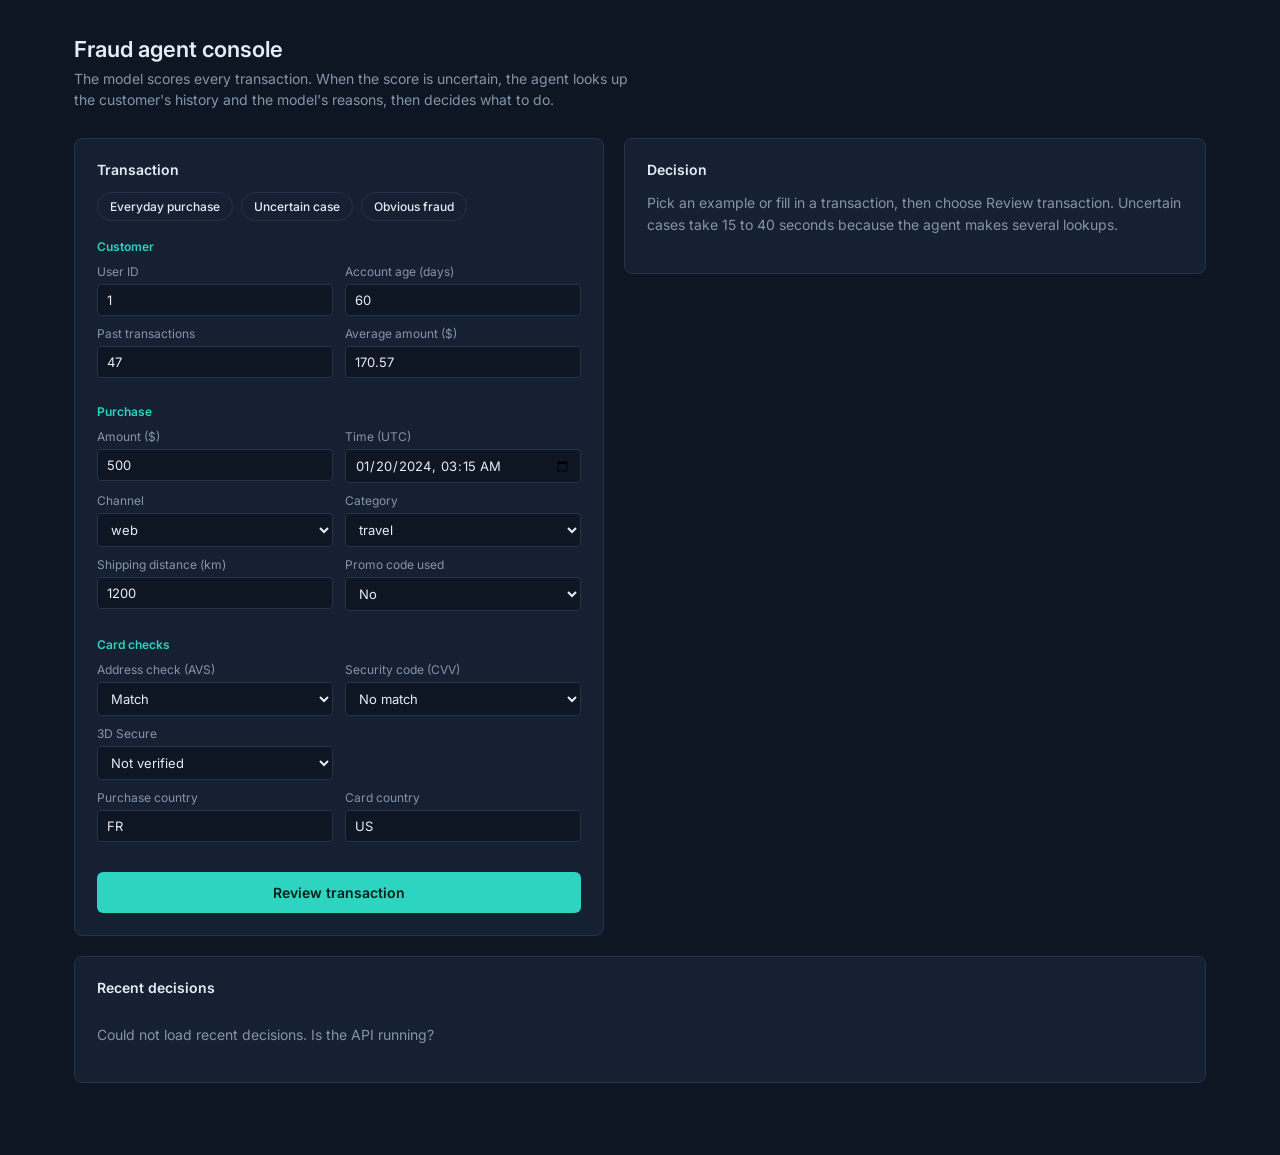
<file: frontend/agent.html>
<!DOCTYPE html>
<html lang="en">

<head>
  <meta charset="UTF-8">
  <meta name="viewport" content="width=device-width, initial-scale=1.0">
  <title>Fraud agent console</title>
  <link rel="preconnect" href="https://fonts.googleapis.com">
  <link
    href="https://fonts.googleapis.com/css2?family=Inter:wght@400;500;600&family=JetBrains+Mono:wght@500;600&display=swap"
    rel="stylesheet">
  <style>
    :root {
      --bg: #0E1624;
      --panel: #152033;
      --raised: #1A2740;
      --line: #24324A;
      --ink: #E6ECF4;
      --muted: #8494AA;
      --teal: #2DD4BF;
      --green: #34D399;
      --amber: #F2A93B;
      --violet: #A78BFA;
      --red: #F0554A;
    }

    * {
      box-sizing: border-box;
    }

    body {
      margin: 0;
      background: var(--bg);
      color: var(--ink);
      font-family: 'Inter', sans-serif;
      -webkit-font-smoothing: antialiased;
    }

    .wrap {
      max-width: 1180px;
      margin: 0 auto;
      padding: 36px 24px 72px;
    }

    header h1 {
      font-size: 22px;
      font-weight: 600;
      margin: 0 0 6px;
    }

    header p {
      margin: 0 0 28px;
      color: var(--muted);
      font-size: 14px;
      max-width: 560px;
      line-height: 1.5;
    }

    .grid {
      display: grid;
      grid-template-columns: 1fr 1.1fr;
      gap: 20px;
      align-items: start;
    }

    .panel {
      background: var(--panel);
      border: 1px solid var(--line);
      border-radius: 8px;
      padding: 22px;
    }

    .panel h2 {
      font-size: 14px;
      font-weight: 600;
      margin: 0 0 14px;
    }

    /* form */
    .presets {
      display: flex;
      gap: 8px;
      flex-wrap: wrap;
      margin-bottom: 18px;
    }

    .presets button {
      background: transparent;
      color: var(--ink);
      border: 1px solid var(--line);
      border-radius: 20px;
      padding: 6px 12px;
      font: 500 12px 'Inter', sans-serif;
      cursor: pointer;
    }

    .presets button:hover {
      border-color: var(--teal);
    }

    fieldset {
      border: 0;
      padding: 0;
      margin: 0 0 16px;
    }

    legend {
      font-size: 12px;
      font-weight: 600;
      color: var(--teal);
      padding: 0;
      margin-bottom: 10px;
    }

    .row {
      display: grid;
      grid-template-columns: 1fr 1fr;
      gap: 12px;
      margin-bottom: 10px;
    }

    label {
      display: flex;
      flex-direction: column;
      gap: 5px;
      font-size: 12px;
      color: var(--muted);
    }

    input,
    select {
      font: 13px 'Inter', sans-serif;
      background: var(--bg);
      color: var(--ink);
      border: 1px solid var(--line);
      border-radius: 4px;
      padding: 7px 9px;
    }

    input:focus,
    select:focus,
    button:focus-visible {
      outline: 2px solid var(--teal);
      outline-offset: 1px;
      border-color: var(--teal);
    }

    #run {
      width: 100%;
      background: var(--teal);
      color: #05201C;
      border: 0;
      border-radius: 6px;
      padding: 12px;
      font: 600 14px 'Inter', sans-serif;
      cursor: pointer;
      margin-top: 4px;
    }

    #run:disabled {
      opacity: .6;
      cursor: default;
    }

    /* result */
    .empty {
      color: var(--muted);
      font-size: 14px;
      line-height: 1.6;
    }

    .res-head {
      display: flex;
      align-items: center;
      justify-content: space-between;
      gap: 12px;
      flex-wrap: wrap;
      margin-bottom: 6px;
    }

    .decision {
      font-size: 26px;
      font-weight: 600;
    }

    .decision.approve {
      color: var(--green);
    }

    .decision.step {
      color: var(--amber);
    }

    .decision.hold {
      color: var(--violet);
    }

    .decision.block {
      color: var(--red);
    }

    .source {
      font-size: 12px;
      color: var(--muted);
      margin-bottom: 18px;
    }

    .bars {
      display: grid;
      gap: 12px;
      margin-bottom: 20px;
    }

    .bar-top {
      display: flex;
      justify-content: space-between;
      font-size: 12px;
      color: var(--muted);
      margin-bottom: 5px;
    }

    .bar-top b {
      font: 600 13px 'JetBrains Mono', monospace;
      color: var(--ink);
    }

    .track {
      height: 6px;
      background: var(--raised);
      border-radius: 3px;
      overflow: hidden;
    }

    .fill {
      height: 100%;
      border-radius: 3px;
      background: var(--teal);
      transition: width .5s ease;
    }

    .fill.warn {
      background: var(--amber);
    }

    .reasoning {
      font-size: 14px;
      line-height: 1.65;
      margin: 0 0 18px;
      max-width: 62ch;
    }

    .sub {
      font-size: 12px;
      font-weight: 600;
      color: var(--muted);
      margin: 0 0 8px;
    }

    .chips {
      display: flex;
      flex-wrap: wrap;
      gap: 6px;
      margin-bottom: 18px;
    }

    .chip {
      background: var(--raised);
      border: 1px solid var(--line);
      border-radius: 4px;
      padding: 4px 9px;
      font-size: 12px;
    }

    ol.trail {
      list-style: none;
      margin: 0;
      padding: 0 0 0 14px;
      border-left: 1px solid var(--line);
    }

    ol.trail li {
      position: relative;
      padding: 0 0 10px 14px;
      font-size: 13px;
    }

    ol.trail li::before {
      content: "";
      position: absolute;
      left: -19px;
      top: 5px;
      width: 8px;
      height: 8px;
      border-radius: 50%;
      background: var(--teal);
    }

    ol.trail li small {
      color: var(--muted);
      margin-left: 6px;
    }

    .error {
      color: var(--red);
      font-size: 14px;
      line-height: 1.6;
    }

    /* recent */
    .recent {
      margin-top: 20px;
    }

    table {
      width: 100%;
      border-collapse: collapse;
      font-size: 13px;
    }

    th {
      text-align: left;
      font-weight: 500;
      color: var(--muted);
      font-size: 12px;
      padding: 0 10px 8px 0;
    }

    td {
      padding: 9px 10px 9px 0;
      border-top: 1px solid var(--line);
    }

    td.num {
      font-family: 'JetBrains Mono', monospace;
      font-size: 12px;
    }

    .tag {
      font-weight: 600;
    }

    .tag.approve {
      color: var(--green);
    }

    .tag.step {
      color: var(--amber);
    }

    .tag.hold {
      color: var(--violet);
    }

    .tag.block {
      color: var(--red);
    }

    .scroll {
      overflow-x: auto;
    }

    @media (max-width: 860px) {
      .grid {
        grid-template-columns: 1fr;
      }

      .row {
        grid-template-columns: 1fr;
      }
    }

    @media (prefers-reduced-motion: reduce) {
      .fill {
        transition: none;
      }
    }
  </style>
</head>

<body>
  <div class="wrap">
    <header>
      <h1>Fraud agent console</h1>
      <p>The model scores every transaction. When the score is uncertain, the agent looks up the customer's history and
        the model's reasons, then decides what to do.</p>
    </header>

    <div class="grid">
      <section class="panel">
        <h2>Transaction</h2>
        <div class="presets">
          <button type="button" data-preset="safe">Everyday purchase</button>
          <button type="button" data-preset="gray">Uncertain case</button>
          <button type="button" data-preset="fraud">Obvious fraud</button>
        </div>

        <form id="form" autocomplete="off">
          <fieldset>
            <legend>Customer</legend>
            <div class="row">
              <label>User ID <input type="number" name="user_id" required></label>
              <label>Account age (days) <input type="number" name="account_age_days" required></label>
            </div>
            <div class="row">
              <label>Past transactions <input type="number" name="total_transactions_user" required></label>
              <label>Average amount ($) <input type="number" step="0.01" name="avg_amount_user" required></label>
            </div>
          </fieldset>

          <fieldset>
            <legend>Purchase</legend>
            <div class="row">
              <label>Amount ($) <input type="number" step="0.01" name="amount" required></label>
              <label>Time (UTC) <input type="datetime-local" name="transaction_time" required></label>
            </div>
            <div class="row">
              <label>Channel
                <select name="channel">
                  <option>app</option>
                  <option>web</option>
                </select>
              </label>
              <label>Category
                <select name="merchant_category">
                  <option>grocery</option>
                  <option>fashion</option>
                  <option>electronics</option>
                  <option>travel</option>
                  <option>gaming</option>
                </select>
              </label>
            </div>
            <div class="row">
              <label>Shipping distance (km) <input type="number" step="0.1" name="shipping_distance_km"
                  required></label>
              <label>Promo code used
                <select name="promo_used">
                  <option value="0">No</option>
                  <option value="1">Yes</option>
                </select>
              </label>
            </div>
          </fieldset>

          <fieldset>
            <legend>Card checks</legend>
            <div class="row">
              <label>Address check (AVS)
                <select name="avs_match">
                  <option value="1">Match</option>
                  <option value="0">No match</option>
                </select>
              </label>
              <label>Security code (CVV)
                <select name="cvv_result">
                  <option value="1">Match</option>
                  <option value="0">No match</option>
                </select>
              </label>
            </div>
            <div class="row">
              <label>3D Secure
                <select name="three_ds_flag">
                  <option value="1">Verified</option>
                  <option value="0">Not verified</option>
                </select>
              </label>
              <span></span>
            </div>
            <div class="row">
              <label>Purchase country <input type="text" name="country" maxlength="2" required></label>
              <label>Card country <input type="text" name="bin_country" maxlength="2" required></label>
            </div>
          </fieldset>

          <button type="submit" id="run">Review transaction</button>
        </form>
      </section>

      <section class="panel" aria-live="polite">
        <h2>Decision</h2>
        <div id="result">
          <p class="empty">Pick an example or fill in a transaction, then choose Review transaction. Uncertain cases
            take 15 to 40 seconds because the agent makes several lookups.</p>
        </div>
      </section>
    </div>

    <section class="panel recent">
      <h2>Recent decisions</h2>
      <div class="scroll" id="recent">
        <p class="empty">No decisions yet.</p>
      </div>
    </section>
  </div>

  <script>
    // When you deploy the API, change this one line to its public address.
    const API = "http://127.0.0.1:8000";

    const PRESETS = {
      safe: {
        user_id: 1, account_age_days: 900, total_transactions_user: 85, avg_amount_user: 120, amount: 115,
        channel: "app", merchant_category: "grocery", promo_used: 0, avs_match: 1, cvv_result: 1, three_ds_flag: 1,
        transaction_time: "2024-02-10T14:30", shipping_distance_km: 12, country: "FR", bin_country: "FR"
      },
      gray: {
        user_id: 1, account_age_days: 60, total_transactions_user: 47, avg_amount_user: 170.57, amount: 500,
        channel: "web", merchant_category: "travel", promo_used: 0, avs_match: 1, cvv_result: 0, three_ds_flag: 0,
        transaction_time: "2024-01-20T03:15", shipping_distance_km: 1200, country: "FR", bin_country: "US"
      },
      fraud: {
        user_id: 1, account_age_days: 5, total_transactions_user: 1, avg_amount_user: 300, amount: 850,
        channel: "web", merchant_category: "travel", promo_used: 0, avs_match: 0, cvv_result: 0, three_ds_flag: 0,
        transaction_time: "2024-01-06T03:15", shipping_distance_km: 2500, country: "FR", bin_country: "US"
      },
    };

    const INTS = ["user_id", "account_age_days", "total_transactions_user", "promo_used", "avs_match", "cvv_result", "three_ds_flag"];
    const FLOATS = ["avg_amount_user", "amount", "shipping_distance_km"];
    const DECISIONS = {
      approve: { label: "Approve", cls: "approve" },
      step_up_verification: { label: "Ask for extra verification", cls: "step" },
      hold_for_review: { label: "Hold for human review", cls: "hold" },
      block: { label: "Block", cls: "block" },
    };

    const form = document.getElementById("form");
    const resultBox = document.getElementById("result");
    const runBtn = document.getElementById("run");

    function el(tag, cls, text) {
      const e = document.createElement(tag);
      if (cls) e.className = cls;
      if (text !== undefined) e.textContent = text;
      return e;
    }

    function applyPreset(name) {
      const p = PRESETS[name];
      Object.keys(p).forEach(k => { form.elements[k].value = p[k]; });
    }
    document.querySelectorAll("[data-preset]").forEach(b =>
      b.addEventListener("click", () => applyPreset(b.dataset.preset)));
    applyPreset("gray");

    function buildPayload() {
      const p = {};
      const data = new FormData(form);
      for (const [k, v] of data.entries()) {
        if (k === "transaction_time") p[k] = (v.length === 16 ? v + ":00" : v) + "Z";   // sent as UTC, no timezone shift
        else if (INTS.includes(k)) p[k] = parseInt(v, 10);
        else if (FLOATS.includes(k)) p[k] = parseFloat(v);
        else if (k === "country" || k === "bin_country") p[k] = v.toUpperCase();
        else p[k] = v;
      }
      return p;
    }

    function bar(label, value, warn) {
      const wrap = el("div");
      const top = el("div", "bar-top");
      top.append(el("span", "", label), el("b", "", (value * 100).toFixed(1) + "%"));
      const track = el("div", "track");
      const fill = el("div", "fill" + (warn ? " warn" : ""));
      fill.style.width = Math.min(Math.max(value, 0), 1) * 100 + "%";
      track.append(fill);
      wrap.append(top, track);
      return wrap;
    }

    function sourceText(r) {
      if (!r.used_agent) return "Decided by the model alone. The score was clearly low or clearly high.";
      if (r.confidence === 0 && /unavailable|could not reach/i.test(r.reasoning))
        return "The agent could not finish, so this was sent to a person.";
      return "The agent investigated this one.";
    }

    function renderResult(r) {
      resultBox.replaceChildren();
      const meta = DECISIONS[r.decision] || { label: r.decision, cls: "hold" };

      const head = el("div", "res-head");
      head.append(el("div", "decision " + meta.cls, meta.label));
      resultBox.append(head, el("div", "source", sourceText(r)));

      const bars = el("div", "bars");
      bars.append(bar("Model fraud score", r.model_score, r.model_score >= 0.5));
      if (r.used_agent && r.confidence > 0)
        bars.append(bar("Agent confidence (its own estimate, not a probability)", r.confidence, false));
      resultBox.append(bars);

      resultBox.append(el("p", "reasoning", r.reasoning));

      if (r.evidence && r.evidence.length) {
        resultBox.append(el("p", "sub", "Evidence cited"));
        const chips = el("div", "chips");
        r.evidence.forEach(t => chips.append(el("span", "chip", t)));
        resultBox.append(chips);
      }

      resultBox.append(el("p", "sub", "What the agent looked at"));
      if (r.tool_calls && r.tool_calls.length) {
        const labels = {
          explain_score: "Why the model gave this score",
          get_user_history: "This customer's past transactions",
          check_velocity: "Purchases in the last 72 hours",
        };
        const ol = el("ol", "trail");
        r.tool_calls.forEach(t => {
          const li = el("li", "", labels[t] || t);
          li.append(el("small", "", t));
          ol.append(li);
        });
        resultBox.append(ol);
      } else {
        resultBox.append(el("p", "empty", "No lookups were needed."));
      }
    }

    function renderError(msg) {
      resultBox.replaceChildren(el("p", "error", msg));
    }

    async function review(payload) {
      const res = await fetch(API + "/agent/review", {
        method: "POST",
        headers: { "Content-Type": "application/json" },
        body: JSON.stringify(payload),
      });
      if (!res.ok) {
        let detail = "";
        try { detail = JSON.stringify((await res.json()).detail || ""); } catch (e) { }
        throw new Error("The API returned " + res.status + ". " + detail.slice(0, 200));
      }
      return res.json();
    }

    form.addEventListener("submit", async (e) => {
      e.preventDefault();
      runBtn.disabled = true;
      const started = Date.now();
      const tick = () => {
        runBtn.textContent = "Reviewing… " + Math.round((Date.now() - started) / 1000) + "s";
      };
      tick();
      const timer = setInterval(tick, 1000);
      try {
        renderResult(await review(buildPayload()));
        loadRecent();
      } catch (err) {
        const offline = err instanceof TypeError;
        renderError(offline
          ? "Could not reach the API at " + API + ". Start it with: uvicorn app.main:app --reload"
          : err.message);
      } finally {
        clearInterval(timer);
        runBtn.disabled = false;
        runBtn.textContent = "Review transaction";
      }
    });

    async function loadRecent() {
      const box = document.getElementById("recent");
      try {
        const res = await fetch(API + "/agent/decisions?limit=8");
        if (!res.ok) throw new Error();
        const rows = await res.json();
        if (!rows.length) { box.replaceChildren(el("p", "empty", "No decisions yet.")); return; }

        const table = el("table");
        const thead = el("thead");
        const hr = el("tr");
        ["Time", "User", "Amount", "Model score", "Decision", "Decided by"].forEach(h => hr.append(el("th", "", h)));
        thead.append(hr);
        const tbody = el("tbody");
        rows.forEach(r => {
          const meta = DECISIONS[r.decision] || { label: r.decision, cls: "hold" };
          const tr = el("tr");
          tr.append(
            el("td", "", new Date(r.created_at).toLocaleString()),
            el("td", "num", String(r.user_id)),
            el("td", "num", "$" + Number(r.amount).toFixed(2)),
            el("td", "num", (r.model_score * 100).toFixed(1) + "%"),
          );
          const d = el("td"); d.append(el("span", "tag " + meta.cls, meta.label)); tr.append(d);
          tr.append(el("td", "", r.used_agent ? "Agent" : "Model"));
          tbody.append(tr);
        });
        table.append(thead, tbody);
        box.replaceChildren(table);
      } catch (e) {
        box.replaceChildren(el("p", "empty", "Could not load recent decisions. Is the API running?"));
      }
    }
    loadRecent();
  </script>
</body>

</html>
</file>
